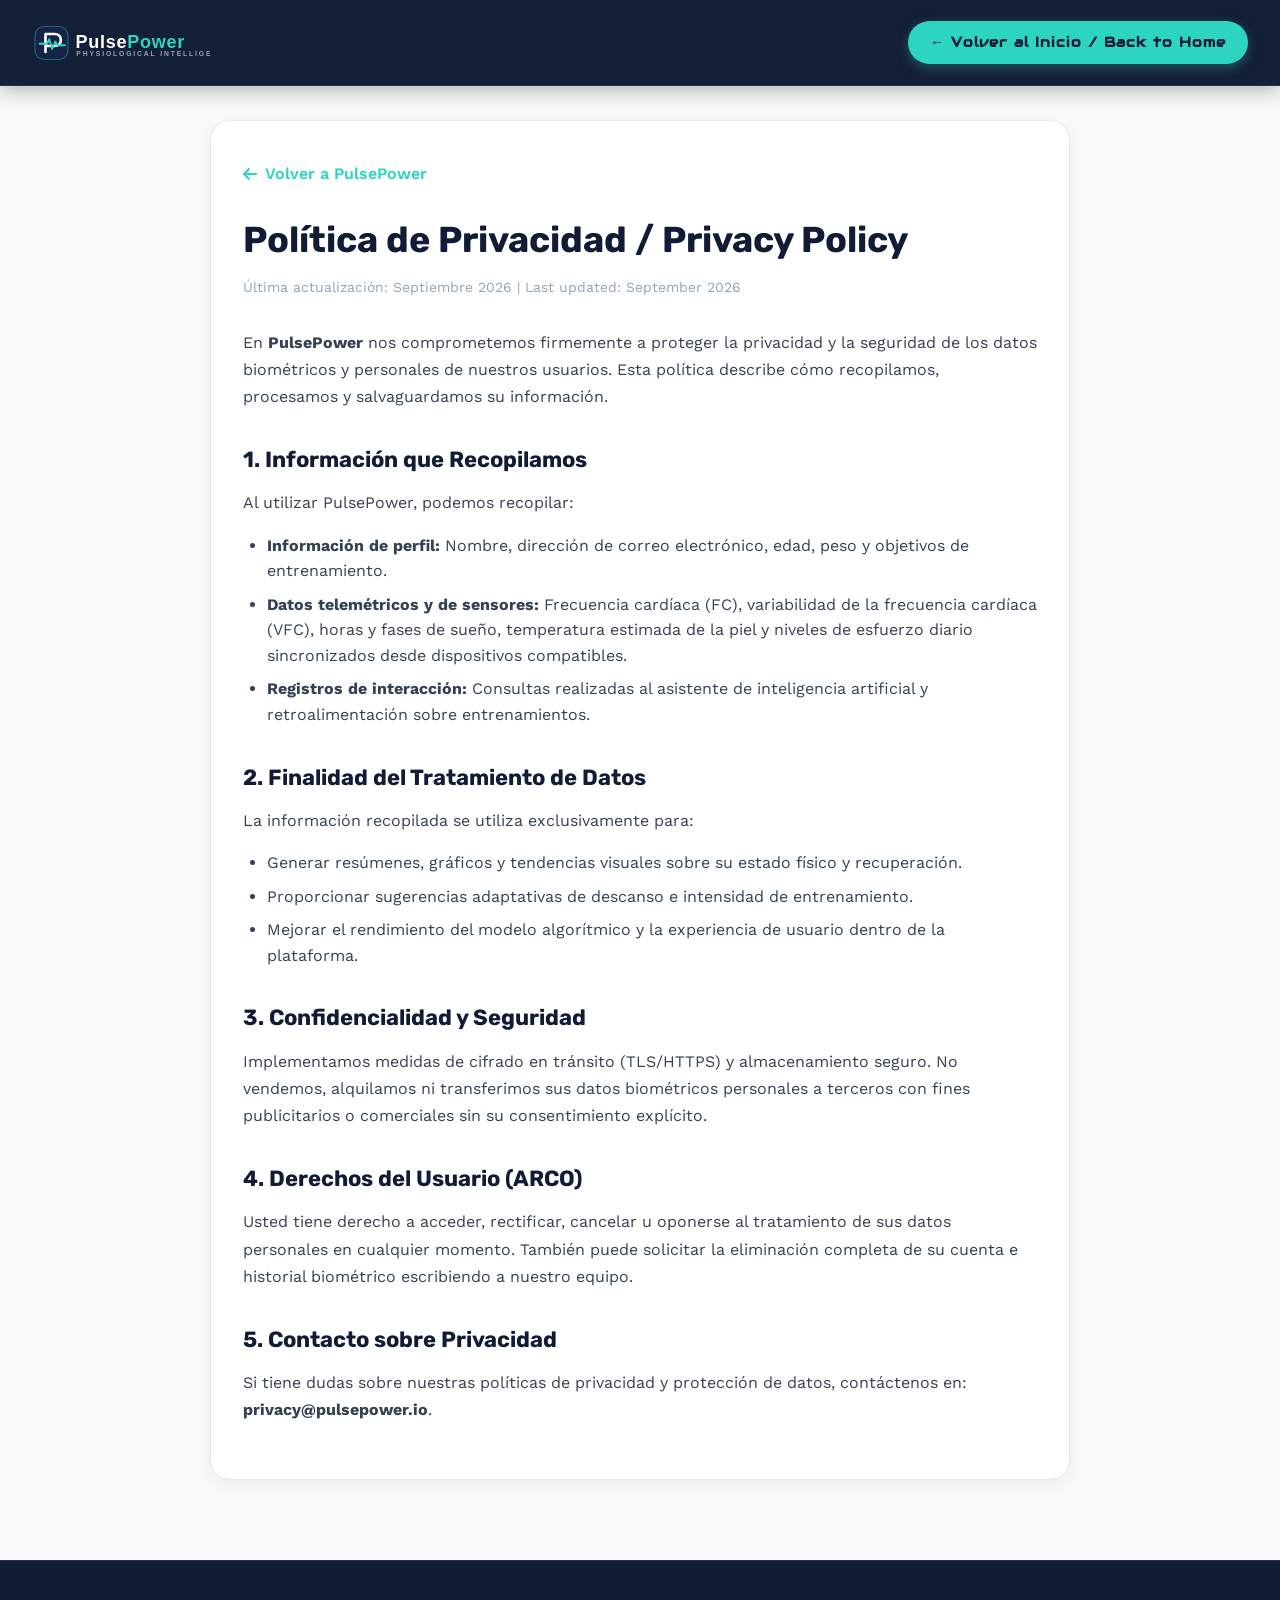
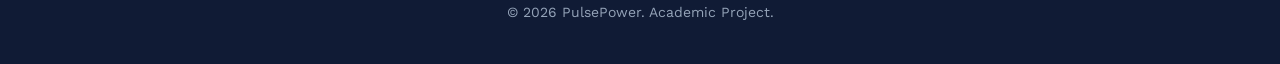
<file: public/sections/policies.html>
<!DOCTYPE html>
<html lang="es">
<head>
  <meta charset="UTF-8" />
  <meta name="viewport" content="width=device-width, initial-scale=1.0" />
  <title>Privacy Policy – PulsePower</title>
  <meta name="description" content="Privacy Policy and health telemetry data practices for PulsePower." />
  <link rel="icon" type="image/svg+xml" href="../assets/images/pulsepower-logo.svg" />
  <link rel="stylesheet" href="https://cdnjs.cloudflare.com/ajax/libs/font-awesome/6.5.1/css/all.min.css" />
  <link rel="stylesheet" href="../assets/styles/style.css" />
</head>
<body style="background-color: #F8FAFC;">

  <header class="header scrolled">
    <div class="nav-container">
      <a href="../../index.html" class="brand-logo">
        <img src="../assets/images/pulsepower-logo.svg" alt="PulsePower Logo" />
      </a>
      <div class="nav-actions">
        <a href="../../index.html" class="btn-signup">← Volver al Inicio / Back to Home</a>
      </div>
    </div>
  </header>

  <main class="legal-wrapper">
    <a href="../../index.html" class="legal-back-link">
      <i class="fas fa-arrow-left"></i> Volver a PulsePower
    </a>

    <h1>Política de Privacidad / Privacy Policy</h1>
    <span class="legal-date">Última actualización: Septiembre 2026 | Last updated: September 2026</span>

    <p>
      En <strong>PulsePower</strong> nos comprometemos firmemente a proteger la privacidad y la seguridad de los datos biométricos y personales de nuestros usuarios. Esta política describe cómo recopilamos, procesamos y salvaguardamos su información.
    </p>

    <h2>1. Información que Recopilamos</h2>
    <p>Al utilizar PulsePower, podemos recopilar:</p>
    <ul>
      <li><strong>Información de perfil:</strong> Nombre, dirección de correo electrónico, edad, peso y objetivos de entrenamiento.</li>
      <li><strong>Datos telemétricos y de sensores:</strong> Frecuencia cardíaca (FC), variabilidad de la frecuencia cardíaca (VFC), horas y fases de sueño, temperatura estimada de la piel y niveles de esfuerzo diario sincronizados desde dispositivos compatibles.</li>
      <li><strong>Registros de interacción:</strong> Consultas realizadas al asistente de inteligencia artificial y retroalimentación sobre entrenamientos.</li>
    </ul>

    <h2>2. Finalidad del Tratamiento de Datos</h2>
    <p>La información recopilada se utiliza exclusivamente para:</p>
    <ul>
      <li>Generar resúmenes, gráficos y tendencias visuales sobre su estado físico y recuperación.</li>
      <li>Proporcionar sugerencias adaptativas de descanso e intensidad de entrenamiento.</li>
      <li>Mejorar el rendimiento del modelo algorítmico y la experiencia de usuario dentro de la plataforma.</li>
    </ul>

    <h2>3. Confidencialidad y Seguridad</h2>
    <p>
      Implementamos medidas de cifrado en tránsito (TLS/HTTPS) y almacenamiento seguro. No vendemos, alquilamos ni transferimos sus datos biométricos personales a terceros con fines publicitarios o comerciales sin su consentimiento explícito.
    </p>

    <h2>4. Derechos del Usuario (ARCO)</h2>
    <p>
      Usted tiene derecho a acceder, rectificar, cancelar u oponerse al tratamiento de sus datos personales en cualquier momento. También puede solicitar la eliminación completa de su cuenta e historial biométrico escribiendo a nuestro equipo.
    </p>

    <h2>5. Contacto sobre Privacidad</h2>
    <p>
      Si tiene dudas sobre nuestras políticas de privacidad y protección de datos, contáctenos en: <strong>privacy@pulsepower.io</strong>.
    </p>
  </main>

  <footer class="footer" style="padding: 40px 24px; text-align: center;">
    <p style="color: #94A3B8; font-size: 14px;">© 2026 PulsePower. Academic Project.</p>
  </footer>

</body>
</html>
</file>
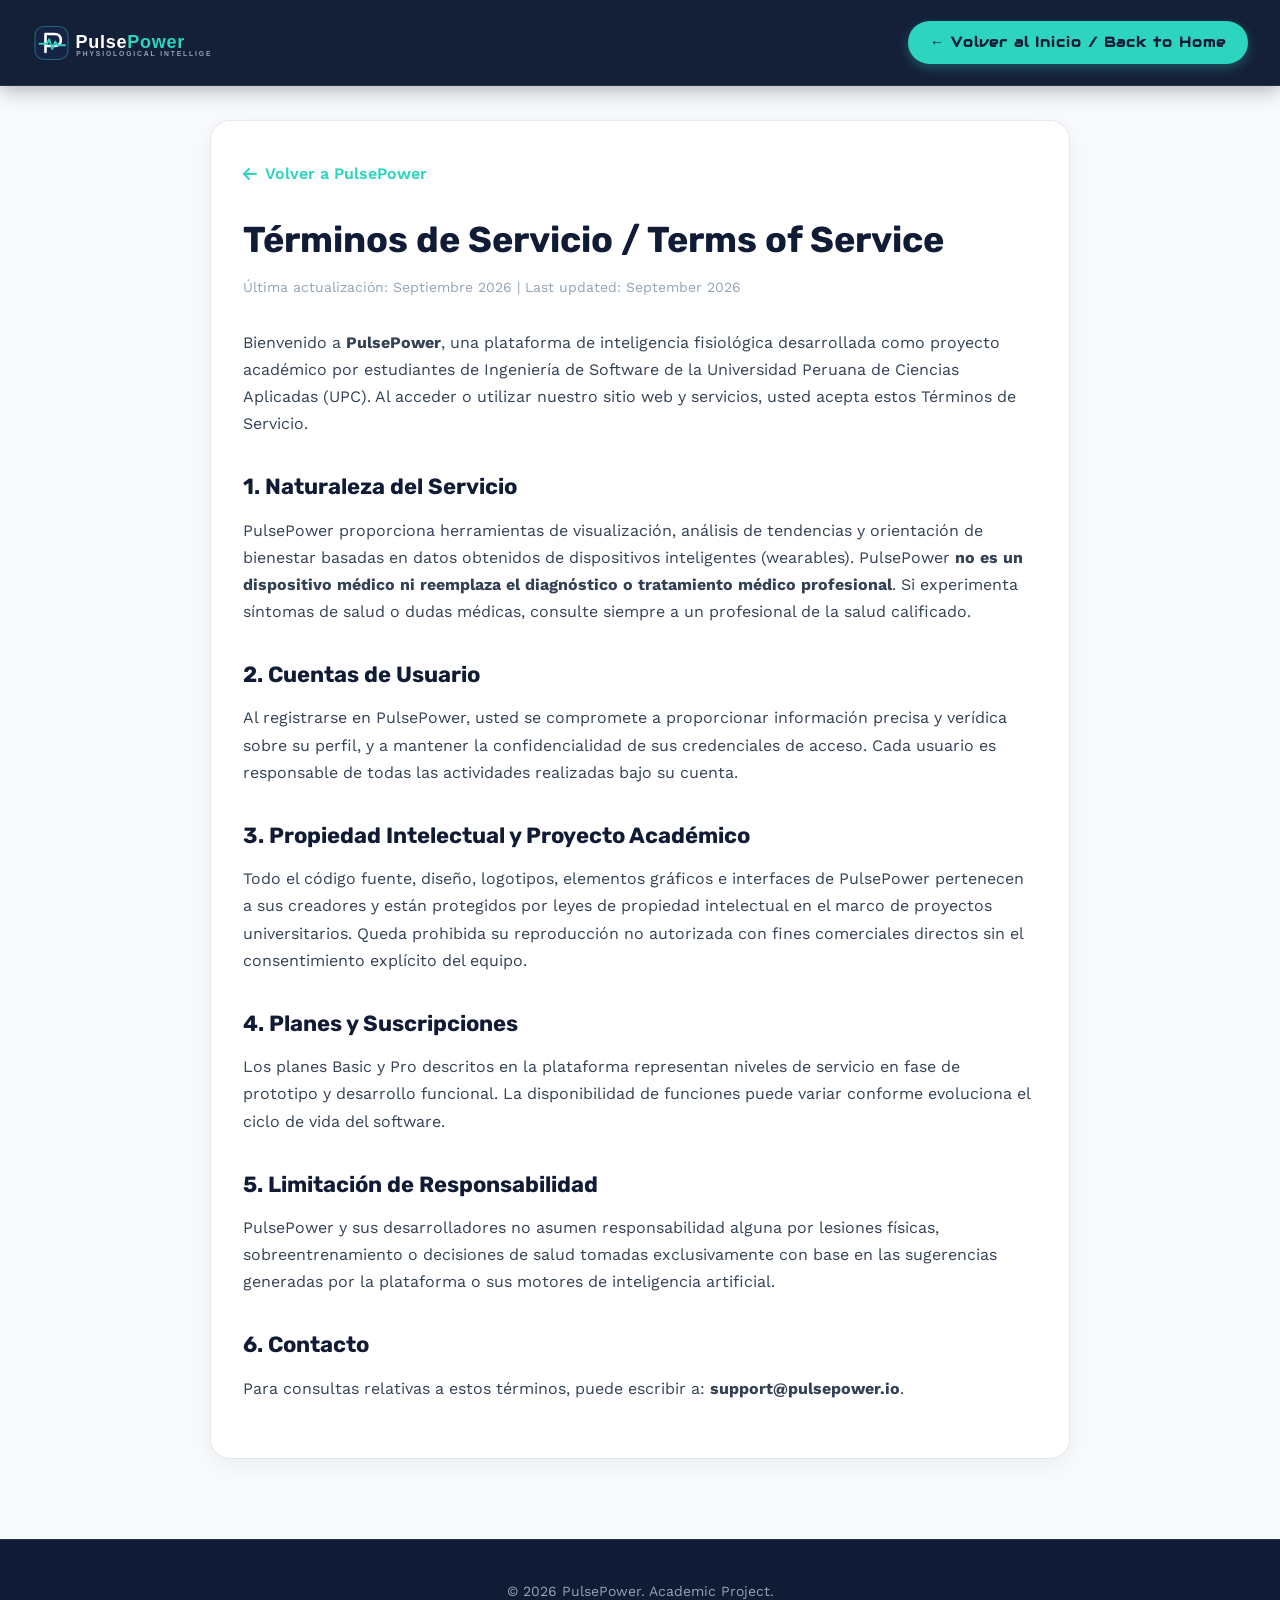
<file: public/sections/tos.html>
<!DOCTYPE html>
<html lang="es">
<head>
  <meta charset="UTF-8" />
  <meta name="viewport" content="width=device-width, initial-scale=1.0" />
  <title>Terms of Service – PulsePower</title>
  <meta name="description" content="Terms of Service and legal agreements for the PulsePower physiological intelligence platform." />
  <link rel="icon" type="image/svg+xml" href="../assets/images/pulsepower-logo.svg" />
  <link rel="stylesheet" href="https://cdnjs.cloudflare.com/ajax/libs/font-awesome/6.5.1/css/all.min.css" />
  <link rel="stylesheet" href="../assets/styles/style.css" />
</head>
<body style="background-color: #F8FAFC;">

  <header class="header scrolled">
    <div class="nav-container">
      <a href="../../index.html" class="brand-logo">
        <img src="../assets/images/pulsepower-logo.svg" alt="PulsePower Logo" />
      </a>
      <div class="nav-actions">
        <a href="../../index.html" class="btn-signup">← Volver al Inicio / Back to Home</a>
      </div>
    </div>
  </header>

  <main class="legal-wrapper">
    <a href="../../index.html" class="legal-back-link">
      <i class="fas fa-arrow-left"></i> Volver a PulsePower
    </a>

    <h1>Términos de Servicio / Terms of Service</h1>
    <span class="legal-date">Última actualización: Septiembre 2026 | Last updated: September 2026</span>

    <p>
      Bienvenido a <strong>PulsePower</strong>, una plataforma de inteligencia fisiológica desarrollada como proyecto académico por estudiantes de Ingeniería de Software de la Universidad Peruana de Ciencias Aplicadas (UPC). Al acceder o utilizar nuestro sitio web y servicios, usted acepta estos Términos de Servicio.
    </p>

    <h2>1. Naturaleza del Servicio</h2>
    <p>
      PulsePower proporciona herramientas de visualización, análisis de tendencias y orientación de bienestar basadas en datos obtenidos de dispositivos inteligentes (wearables). PulsePower <strong>no es un dispositivo médico ni reemplaza el diagnóstico o tratamiento médico profesional</strong>. Si experimenta síntomas de salud o dudas médicas, consulte siempre a un profesional de la salud calificado.
    </p>

    <h2>2. Cuentas de Usuario</h2>
    <p>
      Al registrarse en PulsePower, usted se compromete a proporcionar información precisa y verídica sobre su perfil, y a mantener la confidencialidad de sus credenciales de acceso. Cada usuario es responsable de todas las actividades realizadas bajo su cuenta.
    </p>

    <h2>3. Propiedad Intelectual y Proyecto Académico</h2>
    <p>
      Todo el código fuente, diseño, logotipos, elementos gráficos e interfaces de PulsePower pertenecen a sus creadores y están protegidos por leyes de propiedad intelectual en el marco de proyectos universitarios. Queda prohibida su reproducción no autorizada con fines comerciales directos sin el consentimiento explícito del equipo.
    </p>

    <h2>4. Planes y Suscripciones</h2>
    <p>
      Los planes Basic y Pro descritos en la plataforma representan niveles de servicio en fase de prototipo y desarrollo funcional. La disponibilidad de funciones puede variar conforme evoluciona el ciclo de vida del software.
    </p>

    <h2>5. Limitación de Responsabilidad</h2>
    <p>
      PulsePower y sus desarrolladores no asumen responsabilidad alguna por lesiones físicas, sobreentrenamiento o decisiones de salud tomadas exclusivamente con base en las sugerencias generadas por la plataforma o sus motores de inteligencia artificial.
    </p>

    <h2>6. Contacto</h2>
    <p>
      Para consultas relativas a estos términos, puede escribir a: <strong>support@pulsepower.io</strong>.
    </p>
  </main>

  <footer class="footer" style="padding: 40px 24px; text-align: center;">
    <p style="color: #94A3B8; font-size: 14px;">© 2026 PulsePower. Academic Project.</p>
  </footer>

</body>
</html>
</file>
<file: public/assets/styles/style.css>
/* ==========================================================================
   PulsePower - Official Landing Page Stylesheet
   Designed with Figma CSS specifications, high-performance responsive layout
   ========================================================================== */

@import url('https://fonts.googleapis.com/css2?family=Audiowide&family=Inter:wght@400;500;600;700&family=Montserrat:wght@700;800;900&family=Poppins:wght@400;500;600;700&family=Rubik:ital,wght@0,400;0,500;0,600;0,700;1,400;1,600&family=Work+Sans:wght@400;500;600;700&display=swap');

:root {
  --color-hero-bg: #101B35;
  --color-teal: #2DD4BF;
  --color-teal-hover: #14B8A6;
  --color-lavender: #EDE9FE;
  --color-dark-text: #202020;
  --color-body-text: #4A4A4A;
  --color-muted: #64748B;
  --color-border: rgba(0, 0, 0, 0.12);
  --color-white: #FFFFFF;
  --color-accent-lime: #E9FE67;
  --color-amber: #F59E0B;
  
  --step-pink: #FB7FDF;
  --step-blue: #5CAAEA;
  --step-coral: #E99191;
  --step-teal: #2DD4BF;
  --step-amber: #EDB55E;
}

/* Reset & Base */
*, *::before, *::after {
  margin: 0;
  padding: 0;
  box-sizing: border-box;
}

html {
  font-size: 16px;
  scroll-behavior: smooth;
  scroll-padding-top: 90px;
  overflow-x: hidden;
}

body {
  font-family: 'Work Sans', sans-serif;
  color: var(--color-dark-text);
  background-color: var(--color-white);
  line-height: 1.6;
  overflow-x: hidden;
}

a {
  text-decoration: none;
  color: inherit;
  transition: all 0.25s ease;
}

ul {
  list-style: none;
}

button {
  cursor: pointer;
  border: none;
  background: none;
  font-family: inherit;
  transition: all 0.25s ease;
}

img, svg {
  max-width: 100%;
  height: auto;
  display: block;
}

.container {
  width: 100%;
  max-width: 1280px;
  margin: 0 auto;
  padding: 0 24px;
}

/* ==========================================================================
   Header & Navigation
   ========================================================================== */
.header {
  position: fixed;
  top: 0;
  left: 0;
  width: 100%;
  z-index: 1000;
  background: rgba(16, 27, 53, 0.85);
  backdrop-filter: blur(16px);
  -webkit-backdrop-filter: blur(16px);
  border-bottom: 1px solid rgba(255, 255, 255, 0.08);
  transition: background 0.3s ease, padding 0.3s ease;
}

.header.scrolled {
  background: rgba(16, 27, 53, 0.98);
  box-shadow: 0 4px 20px rgba(0, 0, 0, 0.3);
}

.nav-container {
  display: flex;
  align-items: center;
  justify-content: space-between;
  height: 85px;
  max-width: 1360px;
  margin: 0 auto;
  padding: 0 32px;
}

.brand-logo {
  display: flex;
  align-items: center;
  gap: 12px;
}

.brand-logo img, .brand-logo svg {
  height: 48px;
  width: auto;
}

.nav-center-wrapper {
  display: flex;
  align-items: center;
  gap: 32px;
}

.nav-links {
  display: flex;
  align-items: center;
  gap: 28px;
}

.nav-links a {
  font-family: 'Audiowide', sans-serif;
  font-size: 14px;
  color: #FFFFFF;
  letter-spacing: 1px;
  text-transform: capitalize;
  position: relative;
  padding: 6px 0;
}

.nav-links a::after {
  content: '';
  position: absolute;
  bottom: 0;
  left: 0;
  width: 0;
  height: 2px;
  background: var(--color-teal);
  transition: width 0.25s ease;
}

.nav-links a:hover {
  color: var(--color-teal);
}

.nav-links a:hover::after {
  width: 100%;
}

.nav-actions {
  display: flex;
  align-items: center;
  gap: 20px;
}

/* Language Toggle Switch (Figma Frame 21/22 style) */
.navbar-lang-switch {
  display: flex;
  align-items: center;
  gap: 8px;
  background: rgba(255, 255, 255, 0.1);
  padding: 4px 10px;
  border-radius: 40px;
  border: 1px solid rgba(255, 255, 255, 0.15);
  user-select: none;
  cursor: pointer;
}

.navbar-lang-switch .lang-opt {
  font-family: 'Poppins', sans-serif;
  font-weight: 700;
  font-size: 13px;
  color: #94A3B8;
  cursor: pointer;
  transition: color 0.2s ease;
}

.navbar-lang-switch .lang-opt.active {
  color: #FFFFFF;
}

.switch-track {
  width: 48px;
  height: 24px;
  background: #F5F5DC;
  border-radius: 500px;
  position: relative;
  cursor: pointer;
}

.switch-thumb {
  width: 20px;
  height: 20px;
  background: #101B35;
  border-radius: 50%;
  position: absolute;
  top: 2px;
  left: 2px;
  transition: transform 0.25s ease;
}

/* Auth Buttons */
.btn-login {
  font-family: 'Audiowide', sans-serif;
  font-size: 14px;
  color: #FFFFFF;
  letter-spacing: 1px;
}

.btn-login:hover {
  color: var(--color-teal);
}

.btn-signup {
  display: inline-flex;
  align-items: center;
  justify-content: center;
  background: var(--color-teal);
  color: #101B35;
  font-family: 'Audiowide', sans-serif;
  font-size: 14px;
  font-weight: 600;
  letter-spacing: 1px;
  padding: 10px 22px;
  border-radius: 40px;
  box-shadow: 0 4px 12px rgba(45, 212, 191, 0.3);
}

.btn-signup:hover {
  background: #14B8A6;
  transform: translateY(-2px);
  box-shadow: 0 6px 16px rgba(45, 212, 191, 0.4);
}

#menu-btn {
  display: none;
  font-size: 24px;
  color: #FFFFFF;
  cursor: pointer;
}

/* ==========================================================================
   Hero Section
   ========================================================================== */
.hero-section {
  position: relative;
  background: var(--color-hero-bg);
  min-height: 940px;
  padding-top: 130px;
  padding-bottom: 60px;
  display: flex;
  align-items: center;
  justify-content: center;
  overflow: hidden;
}

/* Glow Ellipse */
.hero-glow {
  position: absolute;
  width: 500px;
  height: 500px;
  left: 50%;
  top: 50%;
  transform: translate(-50%, -50%);
  background: radial-gradient(circle, rgba(255, 255, 255, 0.25) 0%, rgba(45, 212, 191, 0.15) 50%, rgba(16, 27, 53, 0) 70%);
  filter: blur(100px);
  pointer-events: none;
  z-index: 1;
}

/* Giant "HEALTH" Watermark */
.hero-watermark {
  position: absolute;
  width: 100%;
  top: 280px;
  left: 0;
  text-align: center;
  font-family: 'Montserrat', sans-serif;
  font-weight: 900;
  font-size: clamp(80px, 16vw, 230px);
  line-height: 1;
  letter-spacing: clamp(10px, 2.5vw, 32px);
  text-transform: uppercase;
  color: rgba(238, 238, 238, 0.07);
  user-select: none;
  pointer-events: none;
  z-index: 1;
}

.hero-grid {
  position: relative;
  z-index: 2;
  display: grid;
  grid-template-columns: 1.1fr 1fr 0.9fr;
  align-items: center;
  gap: 30px;
  max-width: 1360px;
  margin: 0 auto;
  padding: 0 32px;
}

.hero-left {
  display: flex;
  flex-direction: column;
  gap: 20px;
}

.hero-tag {
  font-family: 'Rubik', sans-serif;
  font-size: 22px;
  font-weight: 500;
  color: #FFFFFF;
  text-transform: capitalize;
  letter-spacing: 0.5px;
}

.hero-title {
  font-family: 'Rubik', sans-serif;
  font-size: clamp(38px, 4vw, 56px);
  font-weight: 700;
  color: #FFFFFF;
  line-height: 1.15;
}

.hero-title .highlight-teal {
  color: var(--color-teal);
}

.hero-subtitle {
  font-family: 'Work Sans', sans-serif;
  font-size: 18px;
  line-height: 1.6;
  color: #E2E8F0;
  max-width: 480px;
}

.hero-cta-btn {
  display: inline-flex;
  align-items: center;
  justify-content: center;
  gap: 12px;
  background: var(--color-teal);
  color: #101B35;
  font-family: 'Rubik', sans-serif;
  font-size: 17px;
  font-weight: 700;
  letter-spacing: 0.5px;
  padding: 16px 32px;
  border-radius: 40px;
  width: fit-content;
  box-shadow: 0 8px 24px rgba(45, 212, 191, 0.35);
  margin-top: 10px;
}

.hero-cta-btn:hover {
  background: #14B8A6;
  transform: translateY(-2px);
  box-shadow: 0 12px 28px rgba(45, 212, 191, 0.45);
}

.hero-cta-btn i {
  font-size: 16px;
  transition: transform 0.2s ease;
}

.hero-cta-btn:hover i {
  transform: translateX(4px);
}

.hero-center {
  display: flex;
  align-items: center;
  justify-content: center;
}

.hero-athlete-img {
  width: 100%;
  max-width: 450px;
  height: auto;
  filter: drop-shadow(0 20px 30px rgba(0, 0, 0, 0.5));
  animation: floatHero 5s ease-in-out infinite;
}

@keyframes floatHero {
  0%, 100% { transform: translateY(0px); }
  50% { transform: translateY(-12px); }
}

.hero-right {
  display: flex;
  justify-content: flex-end;
}

.hero-stat-card {
  background: rgba(255, 255, 255, 0.08);
  border: 1px solid rgba(255, 255, 255, 0.15);
  backdrop-filter: blur(16px);
  border-radius: 20px;
  padding: 24px;
  width: 100%;
  max-width: 260px;
  display: flex;
  flex-direction: column;
  align-items: center;
  text-align: center;
  gap: 16px;
  box-shadow: 0 16px 32px rgba(0, 0, 0, 0.25);
}

.stat-card-title {
  font-family: 'Work Sans', sans-serif;
  font-weight: 600;
  font-size: 17px;
  color: #EEEEEE;
  line-height: 1.35;
}

.avatar-bubbles {
  display: flex;
  align-items: center;
  justify-content: center;
  margin: 4px 0;
}

.avatar-bubble {
  width: 44px;
  height: 44px;
  border-radius: 50%;
  border: 2px solid #FFFFFF;
  margin-left: -12px;
  background-size: cover;
  background-position: center;
  box-shadow: 0 4px 8px rgba(0,0,0,0.2);
}

.avatar-bubble:first-child {
  margin-left: 0;
}

.stat-badge {
  display: inline-flex;
  align-items: center;
  gap: 6px;
  background: rgba(45, 212, 191, 0.15);
  border: 1px solid var(--color-teal);
  color: var(--color-teal);
  font-size: 12px;
  font-weight: 700;
  padding: 4px 12px;
  border-radius: 20px;
}

/* ==========================================================================
   Ticker / Marquee Banner
   ========================================================================== */
.marquee-ribbon {
  background: #E2E8F0;
  border-top: 1px solid #CBD5E1;
  border-bottom: 1px solid #CBD5E1;
  padding: 24px 0;
  overflow: hidden;
  position: relative;
}

.marquee-content {
  display: flex;
  align-items: center;
  justify-content: space-around;
  gap: 32px;
  max-width: 1360px;
  margin: 0 auto;
  padding: 0 24px;
  flex-wrap: wrap;
}

.marquee-item {
  display: flex;
  align-items: center;
  gap: 20px;
  font-family: 'Rubik', sans-serif;
  font-weight: 700;
  font-size: clamp(15px, 1.6vw, 20px);
  color: #202020;
  letter-spacing: 1.5px;
  text-transform: capitalize;
}

.marquee-bullet {
  width: 14px;
  height: 14px;
  background: #174DAD;
  border-radius: 3px;
  transform: rotate(45deg);
}

/* ==========================================================================
   Science-Backed Coaching Section
   ========================================================================== */
.science-section {
  padding: 90px 24px;
  background: #FFFFFF;
  text-align: center;
}

.science-container {
  max-width: 900px;
  margin: 0 auto;
  display: flex;
  flex-direction: column;
  align-items: center;
  gap: 24px;
}

.section-title-large {
  font-family: 'Rubik', sans-serif;
  font-weight: 700;
  font-size: clamp(34px, 4.5vw, 54px);
  line-height: 1.15;
  color: #000000;
  letter-spacing: -0.5px;
}

.section-desc-medium {
  font-family: 'Work Sans', sans-serif;
  font-size: 18px;
  line-height: 1.6;
  color: #4A4A4A;
  max-width: 680px;
}

.btn-primary {
  display: inline-flex;
  align-items: center;
  gap: 10px;
  background: var(--color-teal);
  color: #202020;
  font-family: 'Rubik', sans-serif;
  font-size: 16px;
  font-weight: 700;
  padding: 14px 28px;
  border-radius: 40px;
  box-shadow: 0 6px 18px rgba(45, 212, 191, 0.3);
  margin-top: 8px;
}

.btn-primary:hover {
  background: #14B8A6;
  transform: translateY(-2px);
  box-shadow: 0 8px 22px rgba(45, 212, 191, 0.4);
}

.team-lineup-wrapper {
  margin-top: 48px;
  width: 100%;
  max-width: 1100px;
  margin-left: auto;
  margin-right: auto;
}

/* ==========================================================================
   Coaching Services Section
   ========================================================================== */
.services-section {
  background: var(--color-lavender);
  padding: 90px 24px;
}

.services-grid {
  display: grid;
  grid-template-columns: 1fr 1fr;
  gap: 50px;
  align-items: center;
  max-width: 1240px;
  margin: 0 auto;
}

.services-left {
  display: flex;
  flex-direction: column;
  gap: 24px;
}

.services-accordion-list {
  display: flex;
  flex-direction: column;
  gap: 16px;
  margin-top: 12px;
}

.service-accordion-card {
  background: #FFFFFF;
  border-radius: 16px;
  padding: 22px 26px;
  box-shadow: 0 4px 16px rgba(0, 0, 0, 0.04);
  cursor: pointer;
  border: 1.5px solid transparent;
  transition: all 0.3s ease;
}

.service-accordion-card:hover {
  transform: translateY(-2px);
  box-shadow: 0 8px 24px rgba(0, 0, 0, 0.08);
}

.service-accordion-card.active {
  border-color: var(--color-teal);
  box-shadow: 0 8px 28px rgba(45, 212, 191, 0.2);
}

.service-card-header {
  display: flex;
  align-items: center;
  justify-content: space-between;
  gap: 16px;
}

.service-card-header h3 {
  font-family: 'Rubik', sans-serif;
  font-size: 20px;
  font-weight: 700;
  color: #000000;
}

.service-arrow-btn {
  width: 38px;
  height: 38px;
  border-radius: 50%;
  background: var(--color-teal);
  display: flex;
  align-items: center;
  justify-content: center;
  color: #101B35;
  font-size: 14px;
  flex-shrink: 0;
  transition: transform 0.3s ease, background 0.3s ease;
}

.service-accordion-card.active .service-arrow-btn {
  transform: rotate(90deg);
  background: #101B35;
  color: var(--color-teal);
}

.service-card-body {
  max-height: 0;
  overflow: hidden;
  transition: max-height 0.35s ease, margin-top 0.35s ease;
}

.service-accordion-card.active .service-card-body {
  max-height: 160px;
  margin-top: 14px;
}

.service-card-body p {
  font-family: 'Work Sans', sans-serif;
  font-size: 15px;
  color: #4A4A4A;
  line-height: 1.55;
}

.services-right {
  display: flex;
  justify-content: center;
  align-items: center;
}

.services-right-img {
  width: 100%;
  max-width: 540px;
  border-radius: 20px;
  box-shadow: 0 16px 36px rgba(0, 0, 0, 0.1);
}

/* ==========================================================================
   How PulsePower Works (5-Step Arched Cards)
   ========================================================================== */
.steps-section {
  padding: 100px 24px 80px;
  background: #FFFFFF;
  text-align: center;
}

.steps-header {
  max-width: 820px;
  margin: 0 auto 60px;
  display: flex;
  flex-direction: column;
  gap: 18px;
}

.steps-grid {
  display: flex;
  justify-content: center;
  flex-wrap: wrap;
  gap: 28px;
  max-width: 1320px;
  margin: 0 auto;
}

.step-card {
  width: 100%;
  max-width: 340px;
  background: #FFFFFF;
  border-radius: 24px;
  box-shadow: 0 10px 30px rgba(0, 0, 0, 0.06);
  border: 1px solid #E2E8F0;
  display: flex;
  flex-direction: column;
  overflow: hidden;
  transition: transform 0.3s ease, box-shadow 0.3s ease;
}

.step-card:hover {
  transform: translateY(-8px);
  box-shadow: 0 16px 40px rgba(0, 0, 0, 0.12);
}

.step-top-arch {
  height: 220px;
  position: relative;
  display: flex;
  align-items: center;
  justify-content: center;
  padding: 20px;
}

.step-card-01 .step-top-arch { background: var(--step-pink); }
.step-card-02 .step-top-arch { background: var(--step-blue); }
.step-card-03 .step-top-arch { background: var(--step-coral); }
.step-card-04 .step-top-arch { background: var(--step-teal); }
.step-card-05 .step-top-arch { background: var(--step-amber); }

.step-number-bubble {
  position: absolute;
  top: 16px;
  left: 20px;
  width: 44px;
  height: 44px;
  border-radius: 50%;
  background: rgba(255, 255, 255, 0.9);
  color: #101B35;
  font-family: 'Rubik', sans-serif;
  font-weight: 700;
  font-size: 18px;
  display: flex;
  align-items: center;
  justify-content: center;
  box-shadow: 0 4px 10px rgba(0,0,0,0.15);
  z-index: 2;
}

.step-illustration {
  width: 170px;
  height: 150px;
  object-fit: contain;
  filter: drop-shadow(0 6px 12px rgba(0,0,0,0.1));
}

.step-content {
  padding: 28px 24px;
  display: flex;
  flex-direction: column;
  gap: 12px;
  text-align: center;
}

.step-content h3 {
  font-family: 'Rubik', sans-serif;
  font-size: 21px;
  font-weight: 700;
  color: #2A2929;
}

.step-content p {
  font-family: 'Work Sans', sans-serif;
  font-size: 15px;
  color: var(--color-body-text);
  line-height: 1.55;
}

/* ==========================================================================
   Mid CTA Banner
   ========================================================================== */
.cta-banner-section {
  padding: 40px 24px 80px;
  background: #FFFFFF;
}

.cta-banner-box {
  background: var(--color-lavender);
  border-radius: 28px;
  padding: 60px 36px;
  max-width: 1240px;
  margin: 0 auto;
  text-align: center;
  display: flex;
  flex-direction: column;
  align-items: center;
  gap: 24px;
  position: relative;
  overflow: hidden;
  box-shadow: 0 10px 30px rgba(0, 0, 0, 0.05);
}

.cta-banner-box h2 {
  font-family: 'Rubik', sans-serif;
  font-size: clamp(28px, 3.6vw, 44px);
  font-weight: 700;
  color: #000000;
}

.cta-banner-box p {
  font-family: 'Work Sans', sans-serif;
  font-size: 18px;
  color: #202020;
  max-width: 760px;
  line-height: 1.6;
}

/* ==========================================================================
   Interactive Video Section (Dark Navy)
   ========================================================================== */
.video-section-dark {
  background: var(--color-hero-bg);
  padding: 90px 24px;
  color: #FFFFFF;
}

.video-section-header {
  text-align: center;
  margin-bottom: 50px;
}

.video-section-header h2 {
  font-family: 'Rubik', sans-serif;
  font-size: clamp(32px, 3.8vw, 48px);
  font-weight: 600;
  color: #FFFFFF;
}

.video-grid {
  display: grid;
  grid-template-columns: 1.15fr 0.85fr;
  gap: 48px;
  align-items: center;
  max-width: 1280px;
  margin: 0 auto;
}

.video-player-container {
  position: relative;
  padding-bottom: 56.25%; /* 16:9 ratio */
  height: 0;
  overflow: hidden;
  border-radius: 24px;
  box-shadow: 0 16px 40px rgba(0, 0, 0, 0.5);
  border: 2px solid rgba(255, 255, 255, 0.15);
  background: #0B132B;
}

.video-player-container iframe {
  position: absolute;
  top: 0;
  left: 0;
  width: 100%;
  height: 100%;
  border: 0;
}

.video-tabs-list {
  display: flex;
  flex-direction: column;
  gap: 16px;
}

.video-feature-tab {
  background: #FFFFFF;
  border-radius: 18px;
  padding: 20px 28px;
  display: flex;
  align-items: center;
  justify-content: space-between;
  cursor: pointer;
  border: 2px solid transparent;
  transition: all 0.25s ease;
  box-shadow: 0 4px 12px rgba(0,0,0,0.2);
}

.video-feature-tab h3 {
  font-family: 'Rubik', sans-serif;
  font-size: 20px;
  font-weight: 600;
  color: #101B35;
}

.video-feature-tab i {
  color: var(--color-teal);
  font-size: 18px;
}

.video-feature-tab:hover {
  transform: translateX(6px);
  border-color: var(--color-teal);
}

.video-feature-tab.active {
  border-color: var(--color-teal);
  background: #F0FDF4;
}

.video-feature-tab.active h3 {
  color: #0D9488;
}

.video-active-desc-box {
  background: rgba(255, 255, 255, 0.08);
  border: 1px solid rgba(255, 255, 255, 0.15);
  padding: 20px 24px;
  border-radius: 16px;
  margin-top: 8px;
}

.video-active-desc-box p {
  font-family: 'Work Sans', sans-serif;
  font-size: 15px;
  color: #E2E8F0;
}

/* ==========================================================================
   Our Team Section
   ========================================================================== */
.team-section {
  background: var(--color-lavender);
  padding: 100px 24px;
  text-align: center;
}

.team-header {
  margin-bottom: 50px;
}

.team-header h2 {
  font-family: 'Rubik', sans-serif;
  font-size: clamp(34px, 4vw, 50px);
  font-weight: 700;
  color: #013C59;
  position: relative;
  display: inline-block;
  padding-bottom: 16px;
}

.team-header h2::after {
  content: '';
  position: absolute;
  bottom: 0;
  left: 50%;
  transform: translateX(-50%);
  width: 90px;
  height: 4px;
  background: #2686B6;
  border-radius: 2px;
}

.team-cards-grid {
  display: grid;
  grid-template-columns: repeat(auto-fit, minmax(320px, 1fr));
  gap: 32px;
  max-width: 1240px;
  margin: 0 auto;
}

.team-card {
  background: #FFFFFF;
  border: 1px solid #414141;
  border-radius: 36px;
  padding: 40px 28px;
  display: flex;
  flex-direction: column;
  align-items: center;
  text-align: center;
  gap: 16px;
  box-shadow: 0 4px 16px rgba(0, 0, 0, 0.1);
  transition: transform 0.3s ease, box-shadow 0.3s ease;
}

.team-card:hover {
  transform: translateY(-8px);
  box-shadow: 0 16px 36px rgba(38, 134, 182, 0.25);
}

.team-avatar-wrapper {
  width: 140px;
  height: 140px;
  border-radius: 50%;
  border: 3px solid #9C9C9C;
  box-shadow: 0px 0px 8px 4px rgba(38, 134, 182, 0.35);
  overflow: hidden;
  margin-bottom: 8px;
  background: #F8FAFC;
}

.team-avatar-wrapper img {
  width: 100%;
  height: 100%;
  object-fit: cover;
}

.team-card h3 {
  font-family: 'Rubik', sans-serif;
  font-size: 22px;
  font-weight: 600;
  color: #013C59;
  line-height: 1.3;
}

.team-role {
  font-family: 'Rubik', sans-serif;
  font-style: italic;
  font-weight: 600;
  font-size: 16px;
  color: #66B3AD;
}

.team-bio {
  font-family: 'Rubik', sans-serif;
  font-size: 15px;
  line-height: 1.55;
  color: rgba(43, 43, 43, 0.85);
}

/* ==========================================================================
   Plans & Pricing Section
   ========================================================================== */
.plans-section {
  padding: 100px 24px;
  background: #FFFFFF;
  text-align: center;
}

.plans-header {
  max-width: 680px;
  margin: 0 auto 40px;
  display: flex;
  flex-direction: column;
  gap: 14px;
}

.plans-header h2 {
  font-family: 'Inter', sans-serif;
  font-size: clamp(34px, 4vw, 48px);
  font-weight: 700;
  color: #191A15;
}

.plans-header p {
  font-family: 'Inter', sans-serif;
  font-size: 17px;
  color: #64748B;
  font-weight: 500;
}

/* Toggle Pill */
.plan-toggle-container {
  display: inline-flex;
  align-items: center;
  background: #FFFFFF;
  border: 1px solid rgba(0, 0, 0, 0.2);
  border-radius: 12px;
  padding: 6px;
  box-shadow: 0 4px 12px rgba(0, 0, 0, 0.05);
  margin-bottom: 50px;
}

.plan-toggle-btn {
  padding: 10px 28px;
  font-family: 'Inter', sans-serif;
  font-size: 16px;
  font-weight: 600;
  border-radius: 8px;
  color: #191A15;
  transition: all 0.25s ease;
}

.plan-toggle-btn.active {
  background: var(--color-hero-bg);
  color: #FFFFFF;
}

.plans-grid {
  display: flex;
  justify-content: center;
  align-items: stretch;
  flex-wrap: wrap;
  gap: 36px;
  max-width: 900px;
  margin: 0 auto;
}

.pricing-card {
  width: 100%;
  max-width: 380px;
  border-radius: 24px;
  padding: 40px 32px;
  display: flex;
  flex-direction: column;
  text-align: left;
  position: relative;
  transition: transform 0.3s ease, box-shadow 0.3s ease;
}

.pricing-card:hover {
  transform: translateY(-6px);
}

.pricing-card-basic {
  background: #FFFFFF;
  border: 1px solid rgba(0, 0, 0, 0.2);
  box-shadow: 0 6px 20px rgba(0, 0, 0, 0.06);
}

.pricing-card-pro {
  background: var(--color-hero-bg);
  color: #FFFFFF;
  border: 1px solid rgba(255, 255, 255, 0.15);
  box-shadow: 0 12px 36px rgba(16, 27, 53, 0.35);
}

.pricing-card-header {
  margin-bottom: 24px;
}

.pricing-card-header h3 {
  font-family: 'Inter', sans-serif;
  font-size: 28px;
  font-weight: 700;
}

.pricing-card-basic h3 { color: #191A15; }
.pricing-card-pro h3 { color: #FFFFFF; }

.pricing-sub {
  font-family: 'Inter', sans-serif;
  font-size: 15px;
  margin-top: 6px;
  color: #64748B;
}

.pricing-card-pro .pricing-sub {
  color: #94A3B8;
}

.pro-badge {
  position: absolute;
  top: 24px;
  right: 24px;
  background: #647488;
  color: #FFFFFF;
  font-family: 'Inter', sans-serif;
  font-size: 12px;
  font-weight: 600;
  padding: 4px 12px;
  border-radius: 8px;
}

.pricing-price-wrap {
  margin-bottom: 24px;
}

.pricing-price {
  font-family: 'Rubik', sans-serif;
  font-size: 42px;
  font-weight: 700;
  color: inherit;
}

.pricing-unit {
  font-family: 'Inter', sans-serif;
  font-size: 15px;
  color: #64748B;
  font-weight: 500;
}

.pricing-card-pro .pricing-unit {
  color: #94A3B8;
}

.annual-save-badge {
  display: inline-block;
  background: rgba(45, 212, 191, 0.2);
  color: #0D9488;
  font-size: 12px;
  font-weight: 700;
  padding: 3px 10px;
  border-radius: 12px;
  margin-top: 4px;
}

.pricing-card-pro .annual-save-badge {
  background: rgba(45, 212, 191, 0.25);
  color: var(--color-teal);
}

.pricing-features-box {
  background: #F9FAFB;
  border-radius: 14px;
  padding: 24px 20px;
  margin-bottom: 30px;
  flex-grow: 1;
}

.pricing-card-pro .pricing-features-box {
  background: rgba(255, 255, 255, 0.06);
}

.pricing-features-list {
  display: flex;
  flex-direction: column;
  gap: 16px;
}

.pricing-features-list li {
  display: flex;
  align-items: center;
  gap: 14px;
  font-family: 'Inter', sans-serif;
  font-size: 15px;
  font-weight: 500;
  color: #191A15;
}

.pricing-card-pro .pricing-features-list li {
  color: #E2E8F0;
}

.pricing-check-icon {
  width: 24px;
  height: 24px;
  border-radius: 50%;
  background: var(--color-amber);
  color: #FFFFFF;
  display: flex;
  align-items: center;
  justify-content: center;
  font-size: 11px;
  flex-shrink: 0;
}

.btn-pricing {
  width: 100%;
  padding: 16px;
  border-radius: 20px;
  font-family: 'Inter', sans-serif;
  font-size: 17px;
  font-weight: 600;
  text-align: center;
  box-shadow: 0 4px 12px rgba(0,0,0,0.08);
}

.btn-pricing-basic {
  background: #FFFFFF;
  color: var(--color-hero-bg);
  border: 1.5px solid var(--color-hero-bg);
}

.btn-pricing-basic:hover {
  background: #F1F5F9;
}

.btn-pricing-pro {
  background: var(--color-teal);
  color: #101B35;
}

.btn-pricing-pro:hover {
  background: #14B8A6;
}

/* ==========================================================================
   Overview & Secondary Video Section
   ========================================================================== */
.overview-section {
  background: var(--color-lavender);
  padding: 90px 24px;
}

.overview-grid {
  display: grid;
  grid-template-columns: 1fr 1fr;
  gap: 48px;
  align-items: center;
  max-width: 1240px;
  margin: 0 auto;
}

.overview-left {
  display: flex;
  flex-direction: column;
  gap: 20px;
}

.overview-title {
  font-family: 'Rubik', sans-serif;
  font-size: clamp(28px, 3.4vw, 38px);
  font-weight: 600;
  color: #232D45;
  line-height: 1.25;
}

.overview-desc {
  font-family: 'Rubik', sans-serif;
  font-size: 16px;
  line-height: 1.6;
  color: rgba(43, 43, 43, 0.85);
}

.overview-points {
  display: flex;
  flex-direction: column;
  gap: 14px;
  margin-top: 10px;
}

.overview-point-item {
  display: flex;
  align-items: flex-start;
  gap: 12px;
  font-family: 'Rubik', sans-serif;
  font-size: 15px;
  color: rgba(43, 43, 43, 0.85);
  line-height: 1.5;
}

.overview-point-bullet {
  color: #174DAD;
  font-size: 14px;
  margin-top: 3px;
}

/* ==========================================================================
   Footer Section
   ========================================================================== */
.footer {
  background: var(--color-hero-bg);
  color: #FFFFFF;
  padding: 80px 24px 36px;
  border-top: 1px solid rgba(255, 255, 255, 0.1);
}

.footer-top {
  display: flex;
  justify-content: space-between;
  align-items: center;
  flex-wrap: wrap;
  gap: 32px;
  max-width: 1280px;
  margin: 0 auto 50px;
  padding-bottom: 40px;
  border-bottom: 1px solid rgba(255, 255, 255, 0.1);
}

.footer-brand {
  max-width: 480px;
  display: flex;
  flex-direction: column;
  gap: 16px;
}

.footer-brand p {
  font-family: 'Work Sans', sans-serif;
  font-size: 15px;
  color: #94A3B8;
  line-height: 1.55;
}

.footer-social-links {
  display: flex;
  align-items: center;
  gap: 14px;
}

.social-circle-btn {
  width: 42px;
  height: 42px;
  border-radius: 50%;
  background: var(--color-accent-lime);
  color: #101B35;
  display: flex;
  align-items: center;
  justify-content: center;
  font-size: 17px;
  box-shadow: 0 4px 10px rgba(0, 0, 0, 0.2);
  transition: transform 0.2s ease, background 0.2s ease;
}

.social-circle-btn:hover {
  transform: translateY(-3px);
  background: #FFFFFF;
}

.footer-links-grid {
  display: grid;
  grid-template-columns: repeat(auto-fit, minmax(200px, 1fr));
  gap: 40px;
  max-width: 1280px;
  margin: 0 auto 60px;
}

.footer-col h4 {
  font-family: 'Rubik', sans-serif;
  font-size: 18px;
  font-weight: 600;
  color: #FFFFFF;
  margin-bottom: 20px;
}

.footer-col ul {
  display: flex;
  flex-direction: column;
  gap: 12px;
}

.footer-col a {
  font-family: 'Work Sans', sans-serif;
  font-size: 14px;
  color: #94A3B8;
}

.footer-col a:hover {
  color: var(--color-teal);
  padding-left: 4px;
}

.footer-bottom {
  display: flex;
  justify-content: space-between;
  align-items: center;
  flex-wrap: wrap;
  gap: 20px;
  max-width: 1280px;
  margin: 0 auto;
  padding-top: 24px;
  border-top: 1px solid rgba(255, 255, 255, 0.06);
}

.footer-bottom p {
  font-family: 'Work Sans', sans-serif;
  font-size: 14px;
  color: #64748B;
}

.footer-legal-links {
  display: flex;
  gap: 24px;
}

.footer-legal-links a {
  font-family: 'Work Sans', sans-serif;
  font-size: 14px;
  color: #94A3B8;
}

.footer-legal-links a:hover {
  color: #FFFFFF;
}

/* ==========================================================================
   Floating Language Switcher
   ========================================================================== */
.floating-lang-switcher {
  position: fixed;
  bottom: 28px;
  right: 28px;
  z-index: 999;
  background: #FFFFFF;
  border: 1px solid #CBD5E1;
  border-radius: 50px;
  padding: 4px;
  display: flex;
  box-shadow: 0 6px 18px rgba(0, 0, 0, 0.15);
}

.floating-lang-btn {
  font-family: 'Poppins', sans-serif;
  font-size: 13px;
  font-weight: 600;
  padding: 6px 14px;
  border-radius: 40px;
  color: #475569;
  transition: all 0.2s ease;
}

.floating-lang-btn.active {
  background: var(--color-hero-bg);
  color: #FFFFFF;
}

/* ==========================================================================
   Legal Pages (TOS & Privacy)
   ========================================================================== */
.legal-wrapper {
  max-width: 860px;
  margin: 120px auto 80px;
  padding: 40px 32px;
  background: #FFFFFF;
  border-radius: 20px;
  box-shadow: 0 6px 24px rgba(0,0,0,0.06);
  border: 1px solid #E2E8F0;
}

.legal-back-link {
  display: inline-flex;
  align-items: center;
  gap: 8px;
  color: var(--color-teal);
  font-weight: 600;
  margin-bottom: 24px;
}

.legal-wrapper h1 {
  font-family: 'Rubik', sans-serif;
  font-size: 36px;
  color: var(--color-hero-bg);
  margin-bottom: 8px;
}

.legal-date {
  display: block;
  font-size: 14px;
  color: #94A3B8;
  margin-bottom: 30px;
}

.legal-wrapper h2 {
  font-family: 'Rubik', sans-serif;
  font-size: 22px;
  color: var(--color-hero-bg);
  margin-top: 32px;
  margin-bottom: 12px;
}

.legal-wrapper p {
  font-size: 16px;
  color: #334155;
  margin-bottom: 16px;
  line-height: 1.7;
}

.legal-wrapper ul {
  list-style: disc;
  padding-left: 24px;
  margin-bottom: 20px;
}

.legal-wrapper li {
  margin-bottom: 8px;
  color: #334155;
}

/* ==========================================================================
   Responsive Breakpoints
   ========================================================================== */
@media (max-width: 1080px) {
  .hero-grid {
    grid-template-columns: 1fr;
    text-align: center;
    gap: 40px;
  }
  .hero-left {
    align-items: center;
  }
  .hero-subtitle {
    max-width: 100%;
  }
  .hero-right {
    justify-content: center;
  }
  .services-grid, .video-grid, .overview-grid {
    grid-template-columns: 1fr;
  }
}

@media (max-width: 860px) {
  #menu-btn {
    display: block;
  }
  .nav-links {
    position: fixed;
    top: 85px;
    left: -100%;
    width: 100%;
    height: calc(100vh - 85px);
    background: var(--color-hero-bg);
    flex-direction: column;
    justify-content: flex-start;
    padding-top: 40px;
    gap: 28px;
    transition: left 0.3s ease;
    border-top: 1px solid rgba(255, 255, 255, 0.1);
  }
  .nav-links.active {
    left: 0;
  }
  .nav-links a {
    font-size: 18px;
  }
  .marquee-content {
    justify-content: center;
  }
  .footer-top {
    flex-direction: column;
    align-items: flex-start;
  }
}

@media (max-width: 600px) {
  .hero-watermark {
    display: none;
  }
  .navbar-lang-switch {
    display: none;
  }
  .nav-actions .btn-login {
    display: none;
  }
}
</file>
